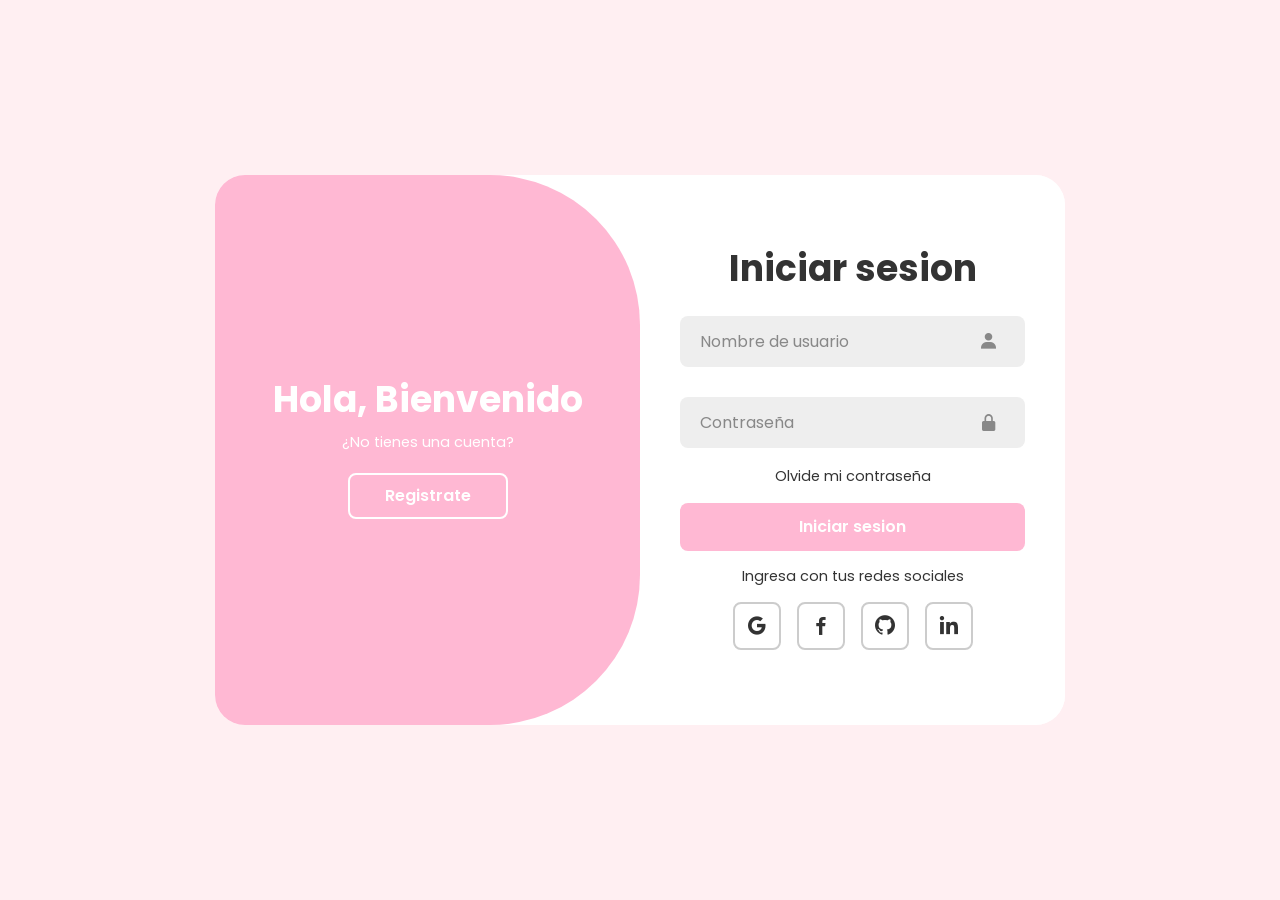
<file: index.html>
<!DOCTYPE html>
<html lang="en">
<head>
    <meta charset="UTF-8">
    <meta name="viewport" content="width=device-width, initial-scale=1.0">
    <link rel="stylesheet" href="css/style.css">
    <link href='https://unpkg.com/boxicons@2.1.4/css/boxicons.min.css' rel='stylesheet'>
    <title>JOYACERT</title>
</head>
<body>

    <!--Codigo para el contendor del Login-->
    <div class="Container">
        <div class="form-box login">
            <form action="Principal.html">
                <h1>Iniciar sesion</h1>
                <div class="input-box">
                    <input type="text" placeholder="Nombre de usuario" required>
                    <i class='bx bxs-user' ></i>
                </div>
                <div class="input-box">
                    <input type="password" placeholder="Contraseña" required>
                    <i class='bx bxs-lock-alt' ></i>
                </div>
                <div class="forgot-link">
                    <a href="#">Olvide mi contraseña</a>
                </div>
                <button type="submit" class="btn">Iniciar sesion</button>
                <p>Ingresa con tus redes sociales</p>
                <div class="iconos-redes">
                    <a href="#"><i class='bx bxl-google'></i></a>
                    <a href="#"><i class='bx bxl-facebook'></i></a>
                    <a href="#"><i class='bx bxl-github'></i></a>
                    <a href="#"><i class='bx bxl-linkedin'></i></a>
                </div>
            </form>
        </div>

            <!--Codigo para el contendor del Registro-->
        <div class="form-box registro">
            <form action="">
                <h1>Registro</h1>
                <div class="input-box">
                    <input type="text" placeholder="Nombre de usuario" required>
                    <i class='bx bxs-user' ></i>
                </div>
                <div class="input-box">
                    <input type="email" placeholder="Correo Electronico" required>
                    <i class='bx bxs-envelope' ></i>
                </div>
                <div class="input-box">
                    <input type="password" placeholder="Contraseña" required>
                    <i class='bx bxs-lock-alt' ></i>
                </div>
                <button type="submit" class="btn">Registrate</button>
                <p>Ingresa con tus redes sociales</p>
                <div class="iconos-redes">
                    <a href="#"><i class='bx bxl-google'></i></a>
                    <a href="#"><i class='bx bxl-facebook'></i></a>
                    <a href="#"><i class='bx bxl-github'></i></a>
                    <a href="#"><i class='bx bxl-linkedin'></i></a>
                </div>
            </form>
        </div>

        <!--Modulo de movimiento para cambio de login a registro-->
        <div class="toggle-box">
            <div class="toggle-panel toggle-left">
                <h1>Hola, Bienvenido</h1>
                <p>¿No tienes una cuenta?</p>
                <button class="btn registro-btn">Registrate</button>
            </div> 
        </div>
            <div class="toggle-panel toggle-right">
                <h1>Hola de nuevo</h1>
                <p>¿Ya tienes una cuenta?</p>
                <button class="btn Inicio-btn">Iniciar sesion</button>
            </div> 
        </div>
    </div>

    <script src="js/script.js"></script>
</body>
</html>
</file>
<file: css/style.css>
@import url('https://fonts.googleapis.com/css2?family=Poppins:wght@300;400;500;600;700;800;900&display=swap');

*{
    margin: 0;
    padding: 0;
    box-sizing: border-box;
    font-family: 'Poppins', sans-serif;
}

/*Este estilo es para centar el Div en la pagina*/
body{
    display: flex;
    justify-content: center;
    align-items: center;
    min-height: 100vh;
    background: #ffeff2;
}

.Container{
    position: relative;
    width: 850px;
    height: 550px;
    background: #fff;
    border-radius: 30px;
    box-sizing: 0 0 30px rgba(0,0,0,.2);
    margin: 20px;
    overflow: hidden;
}

.form-box{
    position: absolute;
    right: 0;
    width: 50%;
    height: 100%;
    background: #fff;
    display: flex;
    align-items: center;
    color: #333;
    text-align: center;
    padding: 40px;
    z-index: 1;/*Es para dividir en 2 columnas*/
    transition: .6s ease-in-out 1.2s, visibility 0s 1s ;
}

.Container.active .form-box{
    right: 50%;
}

.form-box.registro{
    visibility: hidden;
}

.Container.active .form-box.registro{
    visibility: visible;
}

form{
    width: 100%;
}

.Container h1{
    font-size: 36px;
    margin: -10px 0;
}

.input-box{
    position: relative;
    margin: 30px 0;
}

.input-box input{
    width: 100%;
    padding: 13px 50px 13px 20px;
    background: #eee;
    border-radius: 8px;
    border: none;
    outline: none;
    font-size: 16px;
    color: #333;
    font-weight: 500;
}

.input-box input::placeholder{
    color: #888;
    font-weight: 400;
}

.input-box i{
    position: absolute;
    right: 20px;
    top: 30%;
    transform: translate(-30%);
    font-size: 20px;
    color: #888;
}

.forgot-link{
    margin: -15px 0 15px;
}

.forgot-link a{
    font-size: 14.5px;
    color: #333;
    text-decoration: none;
}

.btn{
    width: 100%;
    height: 48px;
    background: #ffb8d3;
    border-radius: 8px;
    box-sizing: 0 0 16px rgba(0,0,0,.1);
    border: none;
    cursor: pointer;
    font-size: 16px;
    color: #fff;
    font-weight: 600;
}

.Container p{
    font-size: 14.5px;
    margin: 15px 0;
}

.iconos-redes{
    display: flex;
    justify-content: center;
}

.iconos-redes a {
    display: inline-flex;
    padding: 10px;
    border: 2px solid #ccc;
    border-radius: 8px;
    font-size: 24px;
    color: #333;
    text-decoration: none;
    margin: 0 8px;
}

.toggle-box{
    position: absolute;
    width: 100%;
    height: 100%;
}

.toggle-box::before{
    content: '';
    position: absolute;
    left: -250%;
    width: 300%;
    height: 100%;
    background: #ffb8d3;
    border-radius: 150px;
    z-index: 2;
    transition: 1.8s ease-in-out;
}

.Container.active .toggle-box::before{
    left: 50%;
}

.toggle-panel{
    position: absolute;
    width: 50%;
    height: 100%;
    color: #fff;
    display: flex;
    flex-direction: column;
    justify-content: center;
    align-items: center;
    z-index: 2;
    transition: .6s ease-in-out;
}

.toggle-panel.toggle-left{
    left: 0;
    transition-delay: 1.2s ;
}

.Container.active .toggle-panel.toggle-left{
    left: -50%;
    transition-delay: .6s ;
}

.toggle-panel.toggle-right{
    right: -50%;
    transition-delay: .6s ;
}

.Container.active .toggle-panel.toggle-right{
    right: 0;
    transition-delay: 1.2s ;
}

.toggle-panel p{
    margin-bottom: 20px;
}

.toggle-panel .btn{
    width: 160px;
    height: 46px;
    background: transparent;
    border: 2px solid #fff;
    box-shadow: none;
}

@media screen and (max-width: 650px){
    .Container{
        height: calc(100vh - 40px);
    }

    .form-box{
        bottom: 0;
        width: 100%;
        height: 70%;
    }

    .Container.active .form-box{
        right: 0;
        bottom: 30%;
    }

    .toggle-box::before{
        left: 0;
        top: -270%;
        width: 100%;
        height: 300%;
        border-radius: 20vw;
    }

    .Container.active .toggle-box::before{
        top: 70%;
        left: 0;
    }
    
    .toggle-panel{
        width: 100%;
        height: 30%;
    }

    .toggle-panel.toggle-left{
        top: 0;
    }

    .Container.active .toggle-panel.toggle-left{
        left: 0;
        top: -30%;
    }

    .toggle-panel.toggle-right{
        right: 0;
        bottom: -30%;
    }

    .Container.active .toggle-panel.toggle-right{
        bottom: 0;
    }
}

@media screen and (max-width: 400px){
    .form-box{
        padding: 20px;
    }

    .toggle-panel h1{
        font-size: 30px;
    }
}
</file>
